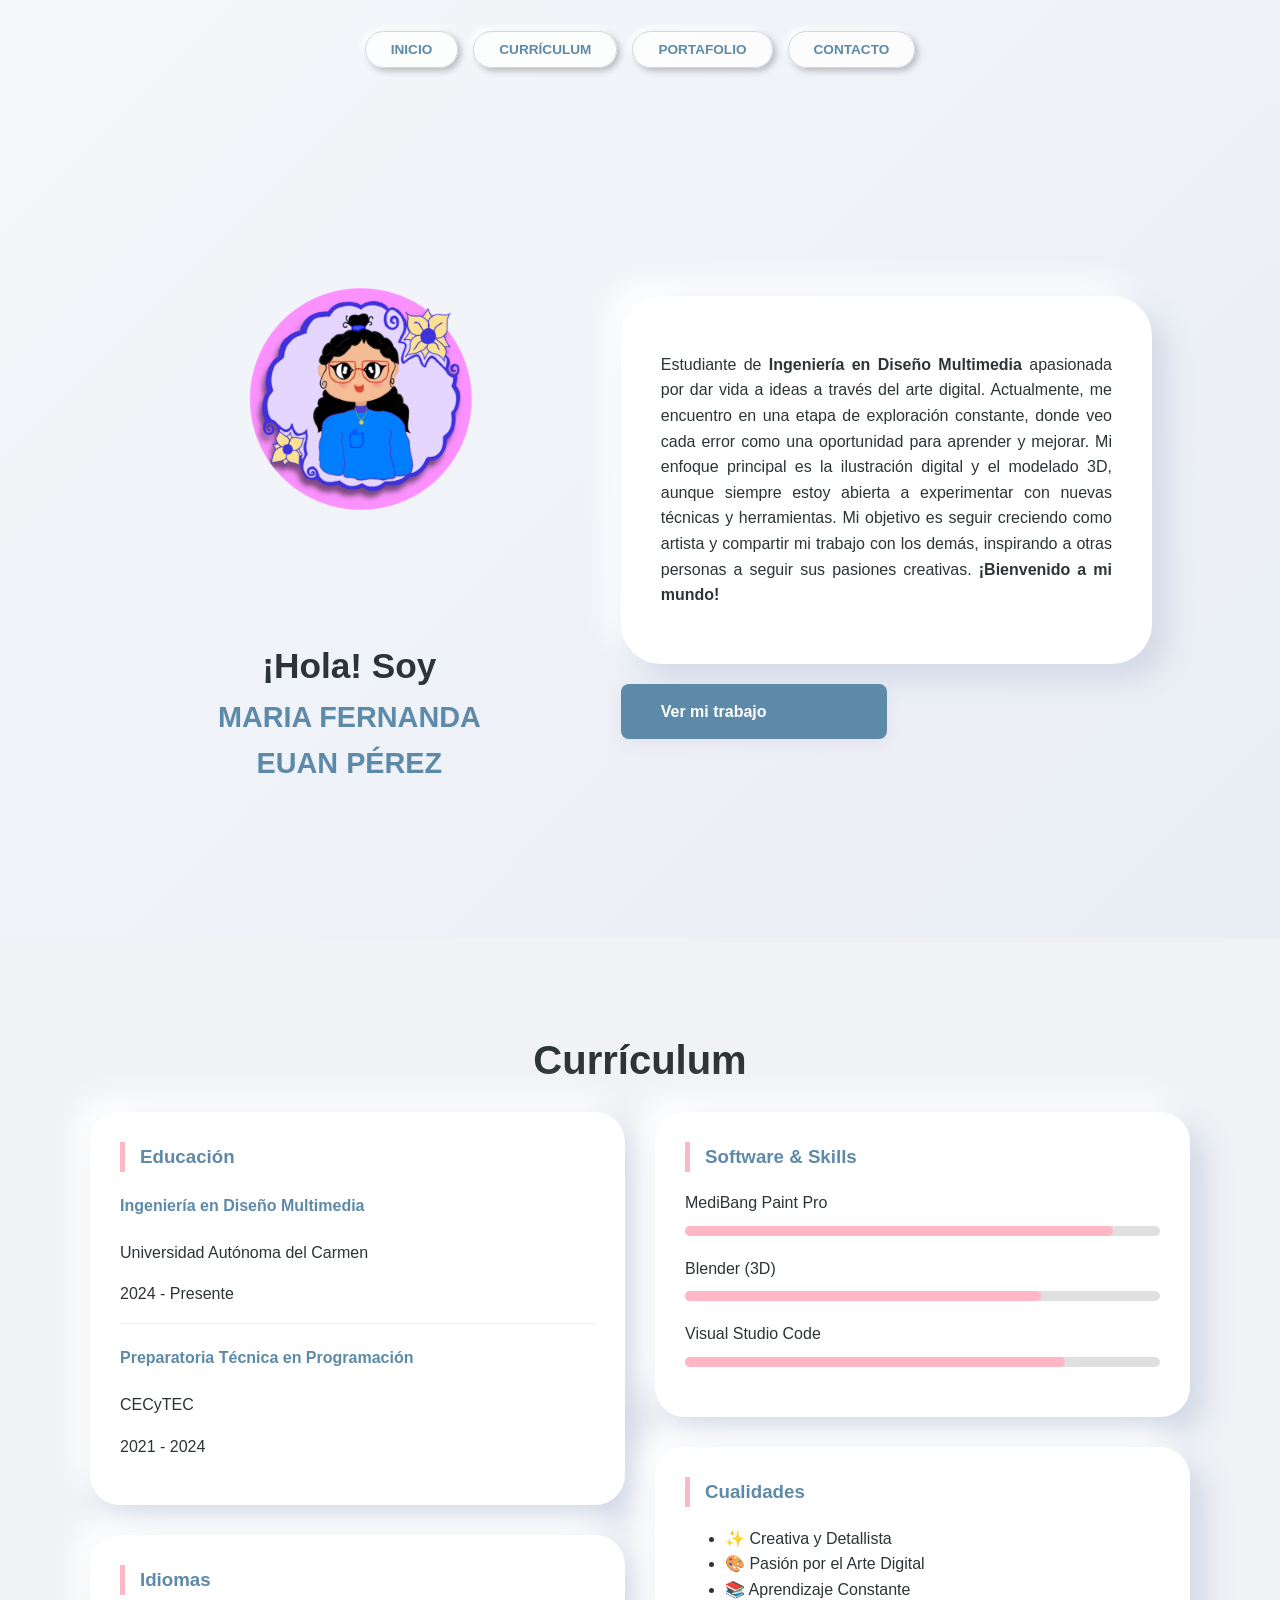
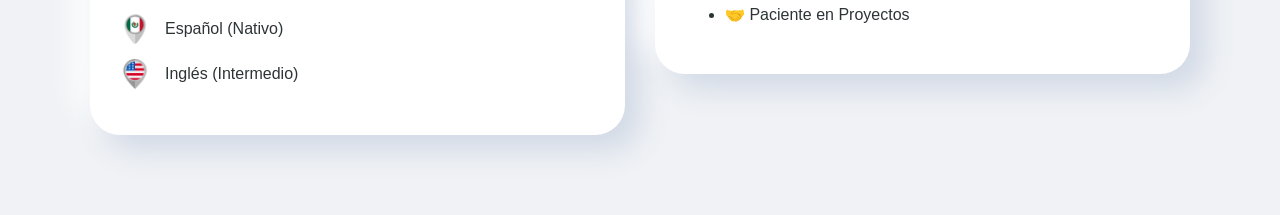
<file: 02-maquetacion-cv/index.html>
<!DOCTYPE html>
<html lang="es">
<head>
    <meta charset="UTF-8">
    <meta name="viewport" content="width=device-width, initial-scale=1.0">
    <meta name="description" content="Portafolio de Mafer - Ingeniería en Diseño Multimedia. Especialista en Modelado 3D, Ilustración e Infografías.">
    <title>Portafolio | Mafer</title>
    <link rel="stylesheet" href="style.css">
</head>
<body>

<nav class="navbar">
    <ul class="nav-links">
        <li><a href="#inicio">Inicio</a></li>
        <li><a href="#curriculum">Currículum</a></li>
        <li><a href="portafolio.html">Portafolio</a></li>
        <li><a href="contacto.html">Contacto</a></li>
    </ul>
</nav>

<section class="hero" id="inicio">
    <div class="hero-flex-container">
        <div class="hero-left-profile">
            <div class="hero-image">
                <img src="img/DIBUJO2FER1.png" alt="Ilustración de Mafer">
            </div>
             <h1 class="fade-in">
                ¡Hola! Soy<span>MARIA FERNANDA<br>EUAN PÉREZ</span>
            </h1>
         </div>

        <div class="hero-content">
            <div class="description-card">
                <div class="card-accent"></div>
                <p>
                    Estudiante de <strong>Ingeniería en Diseño Multimedia</strong> apasionada por dar vida a ideas a través del arte digital. 
                    Actualmente, me encuentro en una etapa de exploración constante, donde veo cada error como una oportunidad para aprender 
                    y mejorar. Mi enfoque principal es la ilustración digital y el modelado 3D, aunque siempre estoy abierta a experimentar 
                    con nuevas técnicas y herramientas. Mi objetivo es seguir creciendo como artista y compartir mi trabajo con los demás,
                    inspirando a otras personas a seguir sus pasiones creativas. <strong>¡Bienvenido a mi mundo!</strong> 
                </p>
            </div>
            
            <div class="hero-buttons">
                <a href="portafolio.html" class="btn-primary">Ver mi trabajo</a> 

            </div>
        </div>
    </div>
</section>

<section id="curriculum" class="cv-section">
    <div class="container">
        <h2 class="section-title">Currículum</h2>
        
        <div class="cv-grid-layout">
            <div class="cv-left-col">
                <div class="cv-card">
                    <h3>Educación</h3>
                    <div class="resume-item">
                        <h4 style="color: #5D8AA8;">Ingeniería en Diseño Multimedia</h4>
                        <p>Universidad Autónoma del Carmen</p>
                        <p class="date">2024 - Presente</p>

                    </div>
                    <hr style="margin: 15px 0; border: 0; border-top: 1px solid #eee;">
                    <div class="resume-item">
                        <h4 style="color: #5D8AA8;">Preparatoria Técnica en Programación</h4>
                        <p>CECyTEC</p>
                        <p class="date">2021 - 2024</p>
                    </div>
                </div>

                <div class="cv-card languages-card">
                    <h3>Idiomas</h3>
                    <ul class="lenguages-list"> 
                        <li>
                            <img src="img/Mexico.png" alt="Icono México" class="lang-icon">
                            <span>Español (Nativo)</span>
                        </li>
                        <li>
                            <img src="img/USA.png" alt="Icono USA" class="lang-icon">
                            <span>Inglés (Intermedio)</span>
                        </li>
                    </ul>
                </div>
            </div> <div class="cv-right-col">
                <div class="cv-card expertise-card">

                    <h3>Software & Skills</h3>
                    <div class="software-skills">
                        <div class="skill-item">
                            <span class="skill-label">MediBang Paint Pro</span>
                            <div class="progress-bar-container">
                                <div class="progress-fill" style="width: 90%;"></div>
                            </div>
                        </div>
                        <div class="skill-item">
                            <span class="skill-label">Blender (3D)</span>
                            <div class="progress-bar-container">
                                <div class="progress-fill" style="width: 75%;"></div>
                            </div>
                        </div>
                        <div class="skill-item">
                            <span class="skill-label">Visual Studio Code</span>
                            <div class="progress-bar-container">
                                <div class="progress-fill" style="width: 80%;"></div>
                            </div>
                        </div>
                    </div>
                </div>

                <div class="cv-card qualities-card">
                    <h3>Cualidades</h3>
                    <ul class="area-list">
                        <li>✨ Creativa y Detallista</li>
                        <li>🎨 Pasión por el Arte Digital</li>
                        <li>📚 Aprendizaje Constante</li>
                        <li>🤝 Paciente en Proyectos</li>
                    </ul>
                </div>
            </div> </div> </div>
</section>
</file>
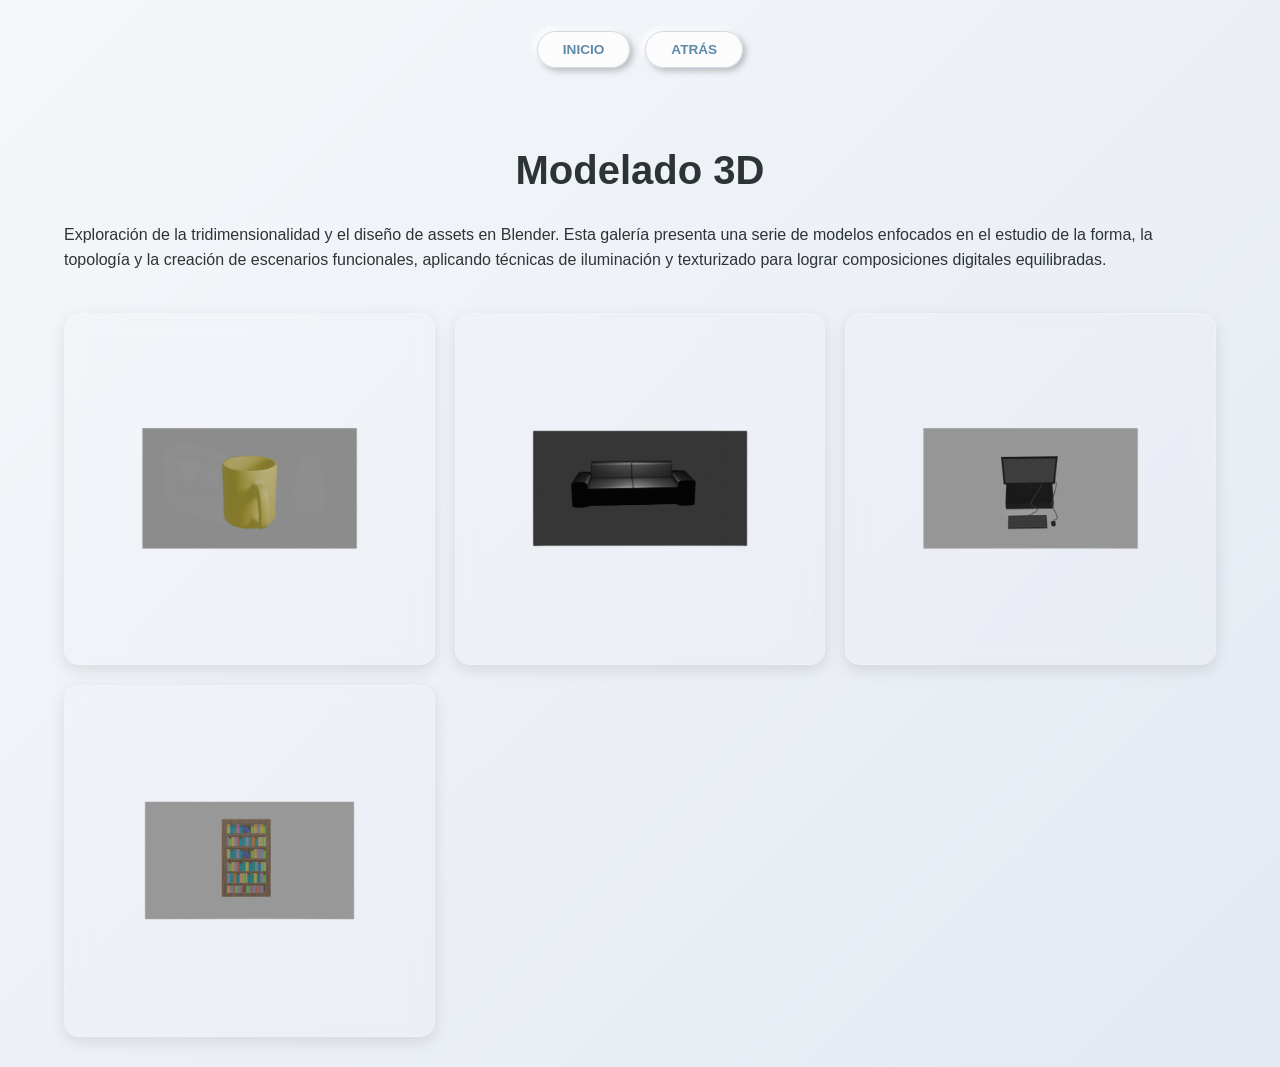
<file: 02-maquetacion-cv/blender.html>
<!DOCTYPE html>
<html lang="es">
<head>
    <meta charset="UTF-8">
    <meta name="viewport" content="width=device-width, initial-scale=1.0">
    <meta name="description" content="Portafolio de Mafer - Ingeniería en Diseño Multimedia. Especialista en Modelado 3D, Ilustración e Infografías.">
    <title>Modelado 3D | Mafer</title>
    <link rel="stylesheet" href="style.css">
</head>
<body>

    <nav class="navbar">
        <ul class="nav-links">
            <li><a href="index.html">Inicio</a></li>
            <li><a href="portafolio.html">Atrás</a></li>
        </ul>
    </nav>
    <section class="gallery-section section-3d">
    <div class="container">
        <h2 class="section-title">Modelado <span>3D</span></h2>
        <p class="section-subtitle">Exploración de la tridimensionalidad y el diseño de assets en Blender. Esta galería presenta una serie de modelos enfocados en el estudio de la forma, la topología y la creación de escenarios funcionales, aplicando técnicas de iluminación y texturizado para lograr composiciones digitales equilibradas.</p>

        <div class="gallery-grid">
            <div class="gallery-item card-3d">
                <img src="img/modelado1 (1).png" alt="Modelado Taza">
                <div class="gallery-overlay">
                    <div class="overlay-text">
                        <span>Ver más</span>
                        <p>Ejercicio fundamental de modelado centrado en la creación de superficies curvas y el manejo de grosores mediante modificadores de subdivisión.</p>
                    </div>
                </div>
            </div>

            <div class="gallery-item card-3d">
                <img src="img/modelado2 (1).png" alt="Modelado Sofá">
                <div class="gallery-overlay">
                    <div class="overlay-text">
                        <span>Ver más</span>
                        <p>Creación de mobiliario con enfoque en la escala real y el estudio de sombras propias para resaltar el volumen de piezas de diseño industrial.</p>
                    </div>
                </div>
            </div>

            <div class="gallery-item card-3d">
                <img src="img/modelado3 (1).png" alt="Modelado Estación de Trabajo">
                <div class="gallery-overlay">
                    <div class="overlay-text">
                        <span>Ver más</span>
                        <p>Composición de periféricos y narrativa de espacio de trabajo.</p>
                    </div>
                </div>
            </div>

            <div class="gallery-item card-3d">
                <img src="img/modelado4.png" alt="Modelado Librero">
                <div class="gallery-overlay">
                    <div class="overlay-text">
                        <span>Ver más</span>
                        <p>Creación de escenarios detallados y gestión de múltiples assets.</p>
                    </div>
                </div>
            </div>
        </div>
    </div>
</section>

</body>
</html>
</file>
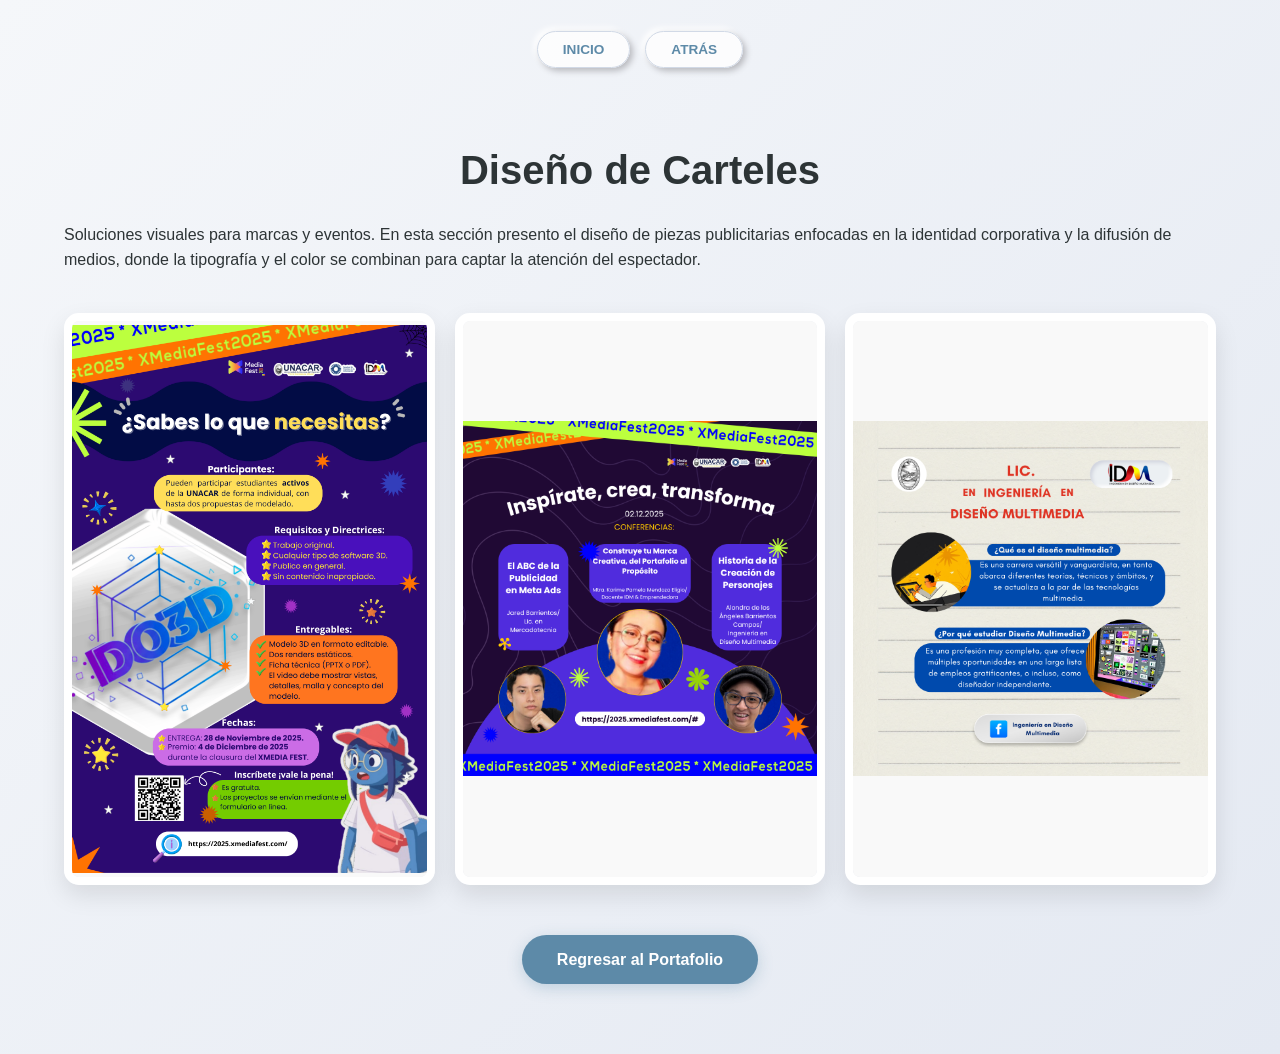
<file: 02-maquetacion-cv/carteles.html>
<!DOCTYPE html>
<html lang="es">
<head>
    <meta charset="UTF-8">
    <meta name="viewport" content="width=device-width, initial-scale=1.0">
    <meta name="description" content="Portafolio de Mafer - Ingeniería en Diseño Multimedia. Especialista en Modelado 3D, Ilustración e Infografías.">
    <title>Cartelería y Diseño | Portafolio</title>
    <link rel="stylesheet" href="style.css">
</head>
<body>

    <nav class="navbar">
        <ul class="nav-links">
            <li><a href="index.html">Inicio</a></li>
            <li><a href="portafolio.html">Atrás</a></li>
        </ul>
    </nav>

    <section class="gallery-section">
        <div class="container">
            <h2 class="section-title">Diseño de <span>Carteles</span></h2>
            <p class="section-subtitle">
                Soluciones visuales para marcas y eventos. En esta sección presento el diseño de piezas publicitarias enfocadas en la identidad corporativa y la difusión de medios, donde la tipografía y el color se combinan para captar la atención del espectador.
            </p>

            <div class="gallery-grid">
                <div class="gallery-item cartel-item">
                    <img src="img/XMedia.png" alt="Cartel XMedia Evento">
                    <div class="gallery-overlay">
                        <div class="overlay-text">
                            <span>Ver más</span>
                            <p>Diseño publicitario para XMedia con enfoque en identidad corporativa.</p>
                        </div>
                    </div>
                </div>

                <div class="gallery-item cartel-item">
                    <img src="img/XMedia2.png" alt="Cartel XMedia Promoción">
                    <div class="gallery-overlay">
                        <div class="overlay-text">
                            <span>Ver más</span>
                            <p>Composición tipográfica y manejo de color para difusión en redes.</p>
                        </div>
                    </div>
                </div>

                <div class="gallery-item cartel-item">
                    <img src="img/cartel1.png" alt="Cartel Película">
                    <div class="gallery-overlay">
                        <div class="overlay-text">
                            <span>Ver más</span>
                            <p>Composición editorial y narrativa visual desarrollada para la Ingeniería en Diseño Multimedia.</p>
                        </div>
                    </div>
                </div>
            </div>

            <div class="container-btn">
                <a href="portafolio.html" class="btn-back">Regresar al Portafolio</a>
            </div>
        </div>
    </section>

</body>
</html>
</file>
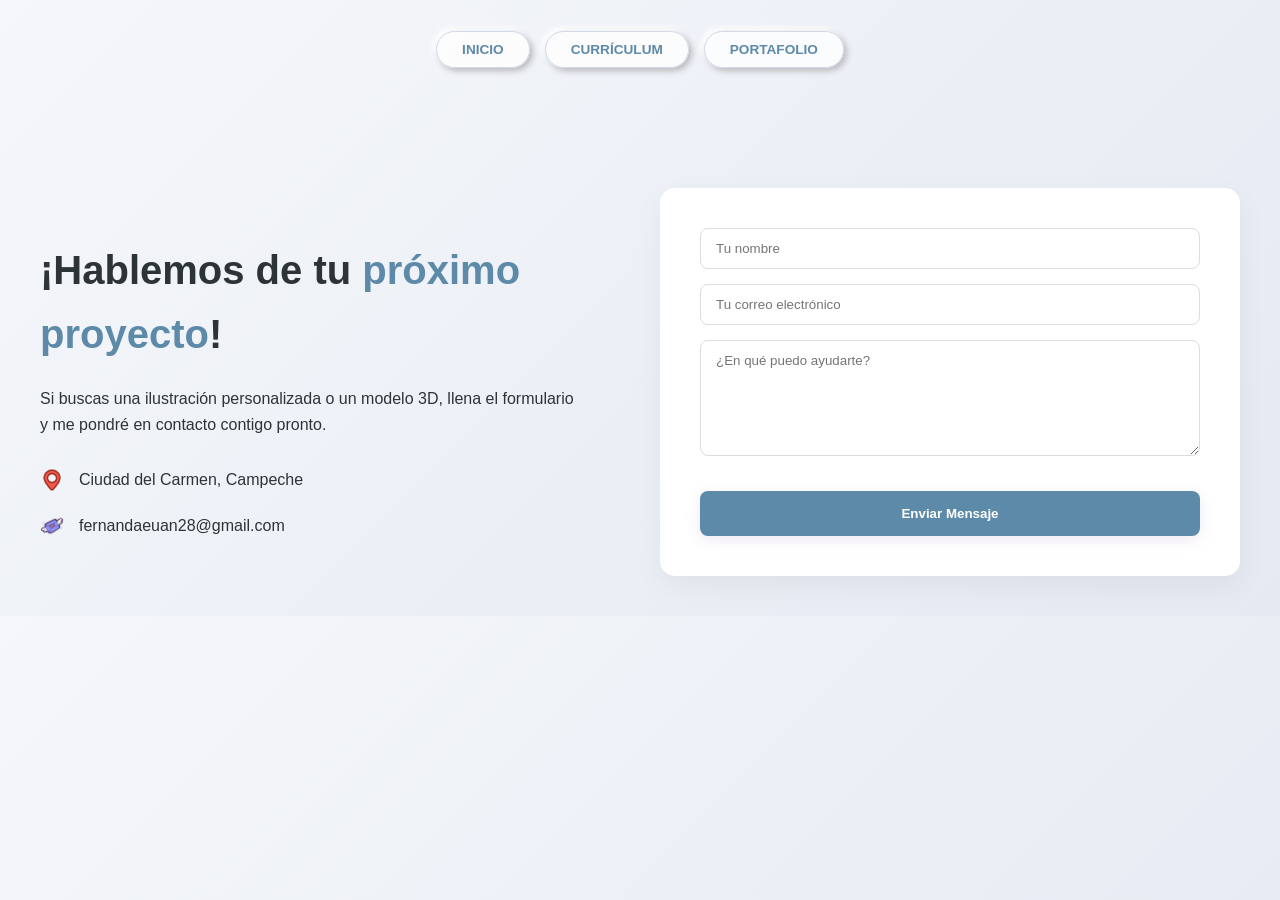
<file: 02-maquetacion-cv/contacto.html>
<!DOCTYPE html>
<html lang="es">
<head>
    <meta charset="UTF-8">
    <meta name="viewport" content="width=device-width, initial-scale=1.0">
    <meta name="description" content="Portafolio de Mafer - Ingeniería en Diseño Multimedia. Especialista en Modelado 3D, Ilustración e Infografías.">
    <title>Contacto | Mafer</title>
    <link rel="stylesheet" href="style.css">
</head>
<body>

    <nav class="navbar">
        <ul class="nav-links">
            <li><a href="index.html">Inicio</a></li>
            <li><a href="index.html#curriculum">Currículum</a></li>
            <li><a href="portafolio.html">Portafolio</a></li>
        </ul>
    </nav>

    <section class="contact-page" style="padding-top: 50px;">
        <div class="container-contact">
            <div class="contact-info">
                <h2>¡Hablemos de tu <span>próximo proyecto</span>!</h2>
                <p>Si buscas una ilustración personalizada o un modelo 3D, llena el formulario y me pondré en contacto contigo pronto.</p>

                <div class="contact-details">
                    <div class="item">
                        <img src="img/ubicación.png" alt="Ubicación" class="contact-icon-img">
                        <span class="text">Ciudad del Carmen, Campeche</span>
                    </div>
                    <div class="item">
                        <img src="img/correo.png" alt="Correo" class="contact-icon-img">
                        <span class="text">fernandaeuan28@gmail.com</span>
                    </div>
                </div>
            </div>

            <form class="contact-form" action="https://formspree.io/f/xvzdojqe" method="POST">
                <input type="text" name="nombre" placeholder="Tu nombre" required>
                <input type="email" name="email" placeholder="Tu correo electrónico" required>
                <textarea name="mensaje" placeholder="¿En qué puedo ayudarte?" rows="6" required></textarea>
                
                <input type="hidden" name="_subject" value="Nuevo mensaje desde tu Portafolio">
                
                <button type="submit" class="btn-primary">Enviar Mensaje</button>
            </form>
        </div>
    </section>

</body>
</html>
</file>
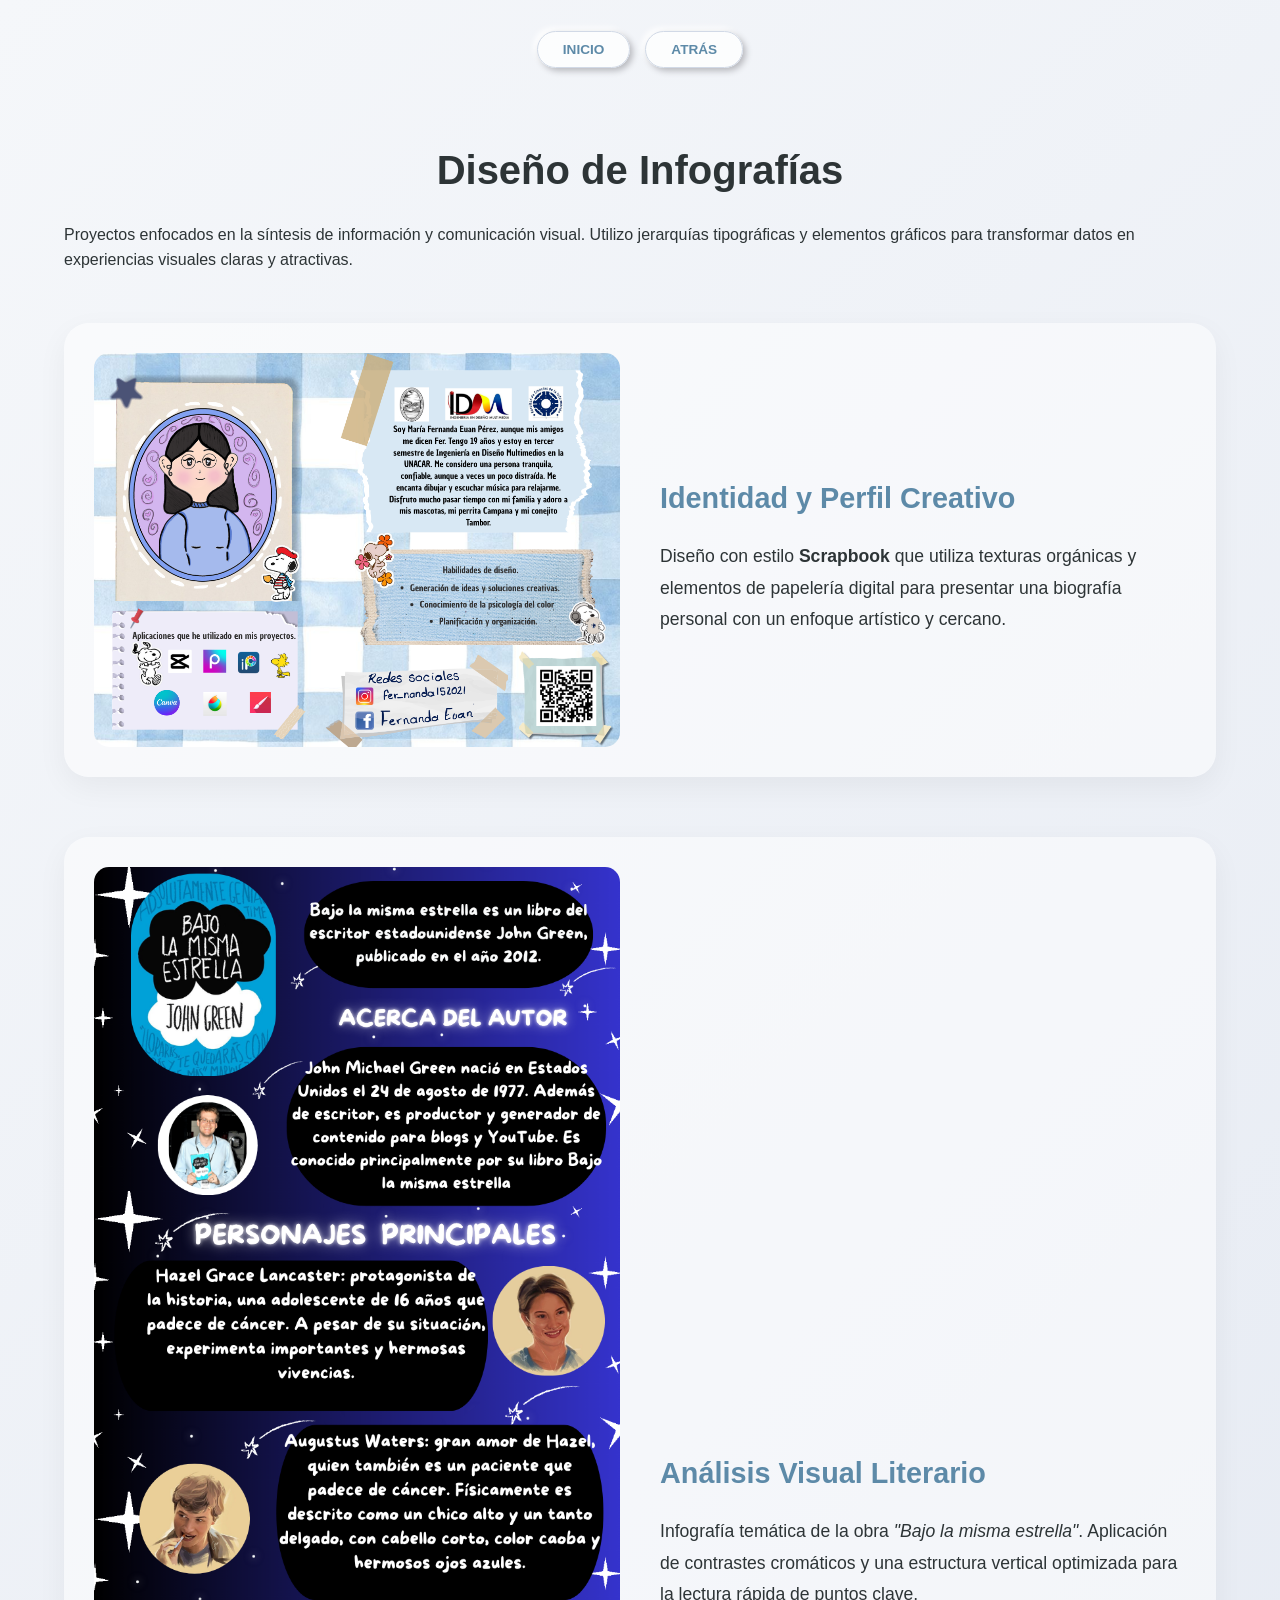
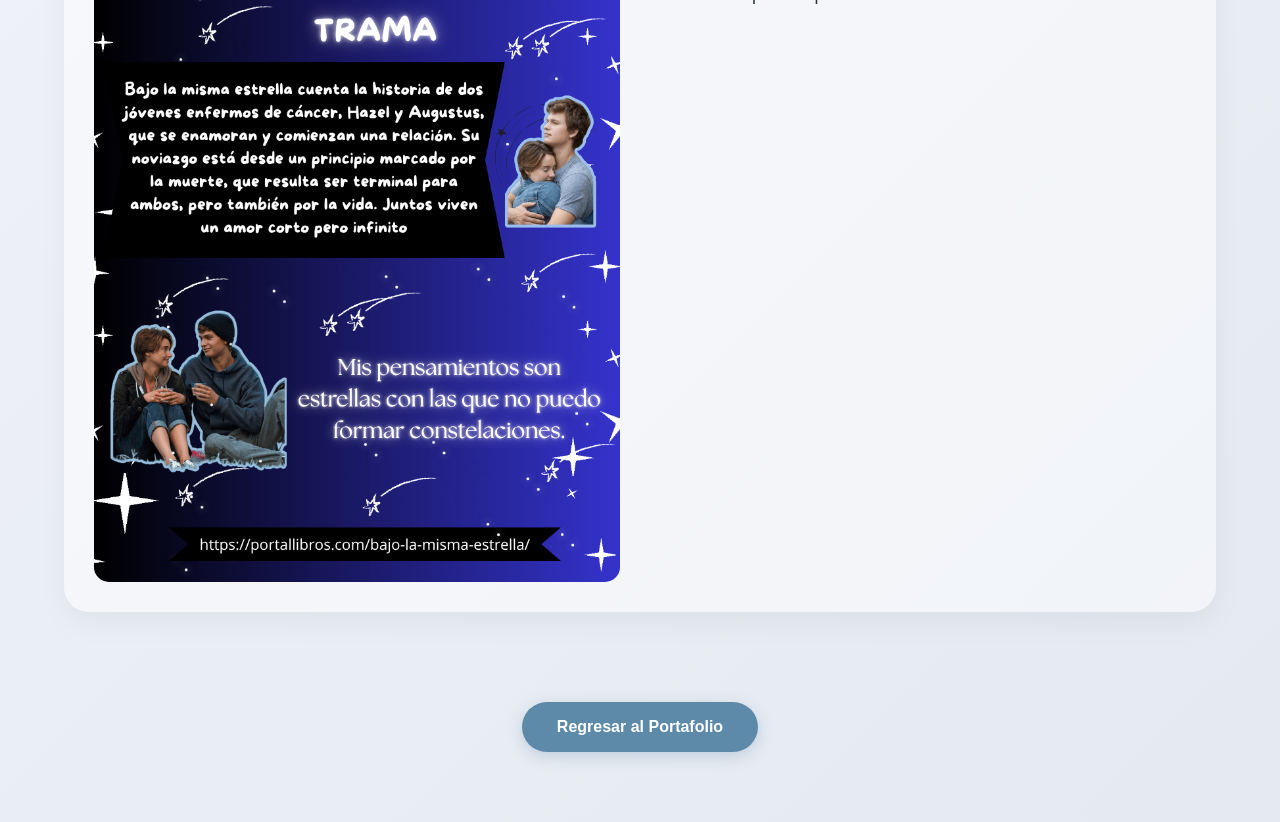
<file: 02-maquetacion-cv/infografias.html>
<!DOCTYPE html>
<html lang="es">
<head>
    <meta charset="UTF-8">
    <meta name="viewport" content="width=device-width, initial-scale=1.0">
    <meta name="description" content="Portafolio de Mafer - Ingeniería en Diseño Multimedia. Especialista en Modelado 3D, Ilustración e Infografías.">
    <title>Infografías | Mafer</title>
    <link rel="stylesheet" href="style.css">
</head>
<body>

    <nav class="navbar">
        <ul class="nav-links">
            <li><a href="index.html">Inicio</a></li>
            <li><a href="portafolio.html">Atrás</a></li>
        </ul>
    </nav>

    <section class="gallery-section info-section">
        <div class="container">
            <h2 class="section-title">Diseño de <span>Infografías</span></h2>
            <p class="section-subtitle">
                Proyectos enfocados en la síntesis de información y comunicación visual. 
                Utilizo jerarquías tipográficas y elementos gráficos para transformar datos en experiencias visuales claras y atractivas.
            </p>

            <div class="info-layout">
                <div class="info-item">
                    <div class="info-image">
                        <img src="img/info1.png" alt="Infografía Personal">
                    </div>
                    <div class="info-content">
                        <h3>Identidad y Perfil Creativo</h3>
                        <p>Diseño con estilo <strong>Scrapbook</strong> que utiliza texturas orgánicas y elementos de papelería digital para presentar una biografía personal con un enfoque artístico y cercano.</p>
                    </div>
                </div>

                <div class="info-item">
                    <div class="info-image">
                        <img src="img/info2.png" alt="Infografía Bajo la misma estrella">
                    </div>
                    <div class="info-content">
                        <h3>Análisis Visual Literario</h3>
                        <p>Infografía temática de la obra <em>"Bajo la misma estrella"</em>. Aplicación de contrastes cromáticos y una estructura vertical optimizada para la lectura rápida de puntos clave.</p>
                    </div>
                </div>
            </div>

            <div class="container-btn">
                <a href="portafolio.html" class="btn-back">Regresar al Portafolio</a>
            </div>
        </div>
    </section>

</body>
</html>
</file>
<file: 02-maquetacion-cv/style.css>
:root {
    --fondo-light: #F0F2F5;
    --blanco-puro: #FFFFFF;
    --texto-oscuro: #2D3436;
    --acento-azul: #5D8AA8;
    --acento-rosa: #ffb7c5;
    --sombra: 15px 15px 30px #d1d9e6, -15px -15px 30px #ffffff;
}

html {
    scroll-behavior: smooth;
}

body {
    background: linear-gradient(135deg, #F5F7FA 0%, #E4E9F2 100%);
    color: var(--texto-oscuro);
    font-family: 'Segoe UI', Tahoma, Geneva, Verdana, sans-serif; 
    margin: 0;
    padding: 0;
    line-height: 1.6;
}

.navbar {
    display: flex;
    justify-content: center;
    padding: 20px 0;
    width: 100%;
}

.nav-links {
    list-style: none;
    display: flex;
    gap: 15px;
    padding: 0;
}

.nav-links li a {
    background-color: rgba(255, 255, 255, 0.8); 
    color: var(--acento-azul);
    padding: 10px 25px;
    border-radius: 50px;
    text-decoration: none;
    font-weight: bold;
    font-size: 0.85rem;
    text-transform: uppercase;
    transition: 0.3s ease;
    border: 1px solid #D1D9E6;
    box-shadow: 3px 3px 6px #b8b9be, -3px -3px 6px #ffffff;
}

.nav-links li a:hover {
    transform: translateY(-3px);
    color: #000;
    background-color: var(--blanco-puro);
}


.hero {
    padding: 60px 10%;
    min-height: 80vh;
    display: flex;
    align-items: center;
}

.hero-flex-container {
    display: flex;
    gap: 50px;
    align-items: center;
    width: 100%;
}

.hero-left-profile {
    flex: 1;
    text-align: center;
}

.hero-image img {
    width: 100%;
    max-width: 400px;
    height: auto;
}

.hero-left-profile h1 {
    font-size: 2.2rem;
    margin-top: 10px;
}

.hero-left-profile h1 span {
    display: block;
    color: var(--acento-azul);
    font-size: 1.8rem;
}

.hero-content {
    flex: 1.2;
    display: flex;
    flex-direction: column;
    align-items: flex-start; 
    justify-content: center;
}

.description-card {
    background: var(--blanco-puro);
    padding: 40px;
    border-radius: 40px;
    box-shadow: var(--sombra);
    text-align: justify;
}

.btn-primary {
    display: inline-block;
    background-color: #D6C7E2;
    color: #4b4b4b;
    padding: 15px 40px;
    border-radius: 50px;
    text-decoration: none;
    font-weight: bold;
    margin-top: 20px;
    transition: 0.3s;
    box-shadow: 0 4px 15px rgba(214, 199, 226, 0.4);
}


.cv-section {
    padding: 80px 5%;
    background-color: var(--fondo-light);
}

.section-title {
    text-align: center;
    font-size: 2.5rem;
    margin-bottom: 20px;
    margin-top: 10px;
}


.cv-grid-layout {
    display: flex;
    flex-wrap: wrap; 
    gap: 30px;
    max-width: 1100px;
    margin: 0 auto;
    justify-content: center;
}

.cv-left-col, .cv-right-col {
    flex: 1;
    min-width: 320px; 
    display: flex;
    flex-direction: column;
    gap: 30px;
}

.cv-card {
    background: var(--blanco-puro);
    padding: 30px;
    border-radius: 30px;
    box-shadow: var(--sombra);
    transition: 0.3s;
}

.cv-card:hover {
    transform: translateY(-5px);
}

.cv-card h3 {
    color: var(--acento-azul);
    border-left: 5px solid var(--acento-rosa);
    padding-left: 15px;
    margin-top: 0;
}

/* 5. DETALLES (SKILLS, IDIOMAS) */
.progress-bar-container {
    background-color: #e0e0e0;
    border-radius: 10px;
    height: 10px;
    width: 100%;
    margin: 10px 0 20px 0;
}

.progress-fill {
    background-color: var(--acento-rosa);
    height: 100%;
    border-radius: 10px;
}

.lenguages-list {
    list-style: none;
    padding: 0;
}

.lenguages-list li {
    display: flex;
    align-items: center;
    margin-bottom: 15px;
}

.lang-icon {
    width: 30px;
    margin-right: 15px;
}

/* 6. RESPONSIVE (MÓVILES) */
@media (max-width: 850px) {
    .hero-flex-container {
        flex-direction: column;
    }
    
    .cv-grid-layout {
        flex-direction: column;
    }
    
    .cv-left-col, .cv-right-col {
        width: 100%;
    }
}

/* --- SECCIÓN CONTACTO --- */
.container-contact {
    display: flex;
    justify-content: center;
    gap: 80px;
    max-width: 1200px;
    margin: 0 auto;
    padding: 40px 20px;
    align-items: center;
}

.contact-info {
    flex: 1;
}

.contact-info h2 {
    font-size: 2.5rem;
    margin-bottom: 20px;
    color: var(--azul-oscuro); 
}

.contact-info h2 span {
    color: #5D8AA8; 
}

.contact-details {
    margin-top: 30px;
}

.contact-details .item {
    display: flex;
    align-items: center;
    gap: 15px;
    margin-bottom: 20px;
}
.contact-icon-img {
    width: 24px;  
    height: 24px;
    object-fit: contain;
}

/* --- FORMULARIO --- */
.contact-form {
    flex: 1;
    max-width: 500px;
    background: #ffffff;
    padding: 40px;
    border-radius: 15px;
    box-shadow: 0 10px 30px rgba(0,0,0,0.05);
    display: flex;
    flex-direction: column;
    align-items: center;
    gap: 15px;
}

.contact-form input, 
.contact-form textarea {
    width: 100%;
    padding: 12px 15px;
    border: 1px solid #ddd;
    border-radius: 8px;
    font-family: inherit;
    outline: none;
    box-sizing: border-box;
}

.contact-form input:focus, 
.contact-form textarea:focus {
    border-color: #5D8AA8;
}

.btn-primary {
    background: #5D8AA8;
    color: white;
    padding: 15px 40px;
    border: none;
    border-radius: 8px;
    cursor: pointer;
    font-weight: bold;
    transition: 0.3s;
    width: 100%;
}

.btn-primary:hover {
    background: #4a6e8a;
    transform: translateY(-2px);
}
.portfolio-grid {
    display: flex;
    justify-content: center;
    flex-wrap:wrap;
    gap: 30px;
    max-width:1200px;
    margin: 0 auto;
    padding: 0 40px;
}

.portfolio-card {
    background: #fff;
    border-radius: 15px;
    overflow: hidden;
    box-shadow: 0 5px 15px rgba(0,0,0,0.08);
    transition: transform 0.3s ease, box-shadow 0.3s ease;
    text-align: center;
}

.portfolio-card:hover {
    transform: translateY(-10px);
    box-shadow: 0 12px 25px rgba(0,0,0,0.15);
}

.card-image img {
    width: 100%;
    height: 200px;
    object-fit: cover; 
}

.card-content {
    padding: 20px;
}

.btn-portfolio {
    display: inline-block;
    padding: 10px 20px;
    background-color: #5b85a1; 
    color: white;
    text-decoration: none;
    border-radius: 20px;
    font-size: 0.9rem;
    transition: background 0.3s;
}

.btn-portfolio:hover {
    background-color: #4a6d85;
}
/* --- SECCIÓN PORTAFOLIO --- */
.portfolio-section {
    padding: 60px 0;
    display: flex;
    justify-content: center; /* Centra todo el contenido */
}

.portfolio-section .container {
    width: 90%;           
    max-width: 1200px;    
    margin: 0 auto;       
    text-align: center;   
}

.portfolio-card {
    flex: 1;              
    min-width: 280px;     
    max-width: 320px;     
    background: #fff;
    border-radius: 15px;
    overflow: hidden;
    box-shadow: 0 10px 20px rgba(0,0,0,0.05);
    transition: 0.3s;
}

.portfolio-card:hover {
    transform: translateY(-10px); 
}
/* --- ESTILO DE GALERÍA --- */
.gallery-section {
    padding: 30px 5%;
}

.gallery-grid {
    display: grid;
    grid-template-columns: repeat(auto-fill, minmax(280px, 1fr));
    gap: 20px;
    margin-top: 40px;
}

.gallery-item {
    position: relative;
    border-radius: 15px;
    overflow: hidden;
    height: 350px; 
    box-shadow: 0 5px 15px rgba(0,0,0,0.1);
    cursor: pointer;
}

.gallery-item img {
    width: 100%;
    height: 100%;
    object-fit: cover; 
    transition: transform 0.5s ease;
}

/* Efecto al pasar el mouse */
.gallery-item:hover img {
    transform: scale(1.1);
}

.gallery-overlay {
    position: absolute;
    top: 0;
    left: 0;
    width: 100%;
    height: 100%;
    background: rgba(93, 138, 168, 0.6); 
    display: flex;
    justify-content: center;
    align-items: center;
    opacity: 0;
    transition: 0.3s;
}

.gallery-item:hover .gallery-overlay {
    opacity: 1;
}

.gallery-overlay span {
    color: white;
    font-weight: bold;
    border: 2px solid white;
    padding: 10px 20px;
    border-radius: 50px;
}
.overlay-text {
    text-align: center;
    color: white;
    padding: 20px;
}

.overlay-text p {
    margin-top: 10px;
    font-size: 0.9rem;
    font-weight: 400;
}

.overlay-text span {
    display: inline-block;
    border: 2px solid white;
    padding: 5px 15px;
    border-radius: 50px;
    font-weight: bold;
    margin-bottom: 5px;
}
/* --- BOTÓN REGRESAR --- */
.container-btn {
    display: flex;
    justify-content: center;
    margin-top: 50px;
    padding-bottom: 40px;
}

.btn-back {
    background-color: var(--acento-azul); 
    color: white;
    padding: 12px 35px;
    border-radius: 50px;
    text-decoration: none;
    font-weight: bold;
    transition: 0.3s;
    box-shadow: 0 4px 15px rgba(93, 138, 168, 0.3);
}

.btn-back:hover {
    background-color: #4a6e86;
    transform: translateY(-3px);
}
/* --- ESTILO ESPECÍFICO PARA MODELADO 3D --- */
@keyframes floating {
    0% { transform: translateY(0px); }
    50% { transform: translateY(-10px); }
    100% { transform: translateY(0px); }
}

.card-3d {
    background: rgba(255, 255, 255, 0.05);
    border: 1px solid rgba(255, 255, 255, 0.2);
    backdrop-filter: blur(10px); 
    animation: floating 4s ease-in-out infinite;
    transition: all 0.4s cubic-bezier(0.175, 0.885, 0.32, 1.275);
}

.card-3d:nth-child(2) { animation-delay: 0.5s; }
.card-3d:nth-child(3) { animation-delay: 1s; }
.card-3d:nth-child(4) { animation-delay: 1.5s; }

.card-3d:hover {
    transform: scale(1.05) translateY(-15px) rotateX(5deg) !important;
    box-shadow: 0 20px 40px rgba(93, 138, 168, 0.3); 
    z-index: 10;
    animation-play-state: paused; 
}

.card-3d img {
    filter: brightness(0.9);
    transition: 0.5s;
}

.card-3d:hover img {
    filter: brightness(1.1);
}

.section-3d .gallery-overlay {
    background: linear-gradient(transparent, rgba(93, 138, 168, 0.8));
    align-items: flex-end;
    padding-bottom: 30px;
}
/* --- ESTILO PARA LA SECCIÓN DE INFOGRAFÍAS --- */
.info-layout {
    display: flex;
    flex-direction: column;
    gap: 60px; 
    margin-top: 50px;
    padding-bottom: 40px;
}

.info-item {
    display: grid;
    grid-template-columns: 1fr 1fr; 
    gap: 40px;
    align-items: center;
    background: rgba(255, 255, 255, 0.5); 
    padding: 30px;
    border-radius: 25px;
    box-shadow: 0 10px 30px rgba(0,0,0,0.05);
    transition: 0.3s ease;
}

.info-item:hover {
    transform: translateY(-5px);
    background: var(--blanco-puro);
    box-shadow: var(--sombra);
}

.info-image img {
    width: 100%;
    border-radius: 15px;
    display: block;
}

.info-content h3 {
    color: var(--acento-azul);
    font-size: 1.8rem;
    margin-bottom: 20px;
}

.info-content p {
    font-size: 1.1rem;
    color: var(--texto-oscuro);
    line-height: 1.8;
}

/* Ajuste para móviles */
@media (max-width: 768px) {
    .info-item {
        grid-template-columns: 1fr;
        text-align: center;
    }
}
/* --- ESTILO PARA CARTELES --- */
.cartel-item {
    border: 8px solid white; 
    box-shadow: 0 10px 25px rgba(0,0,0,0.1);
    height: auto; 
}

.cartel-item img {
    object-fit: contain; 
    background-color: #f9f9f9;
}

.cartel-item:hover {
    border-color: var(--acento-azul);
    transform: translateY(-10px) rotate(1deg); 
}
</file>
